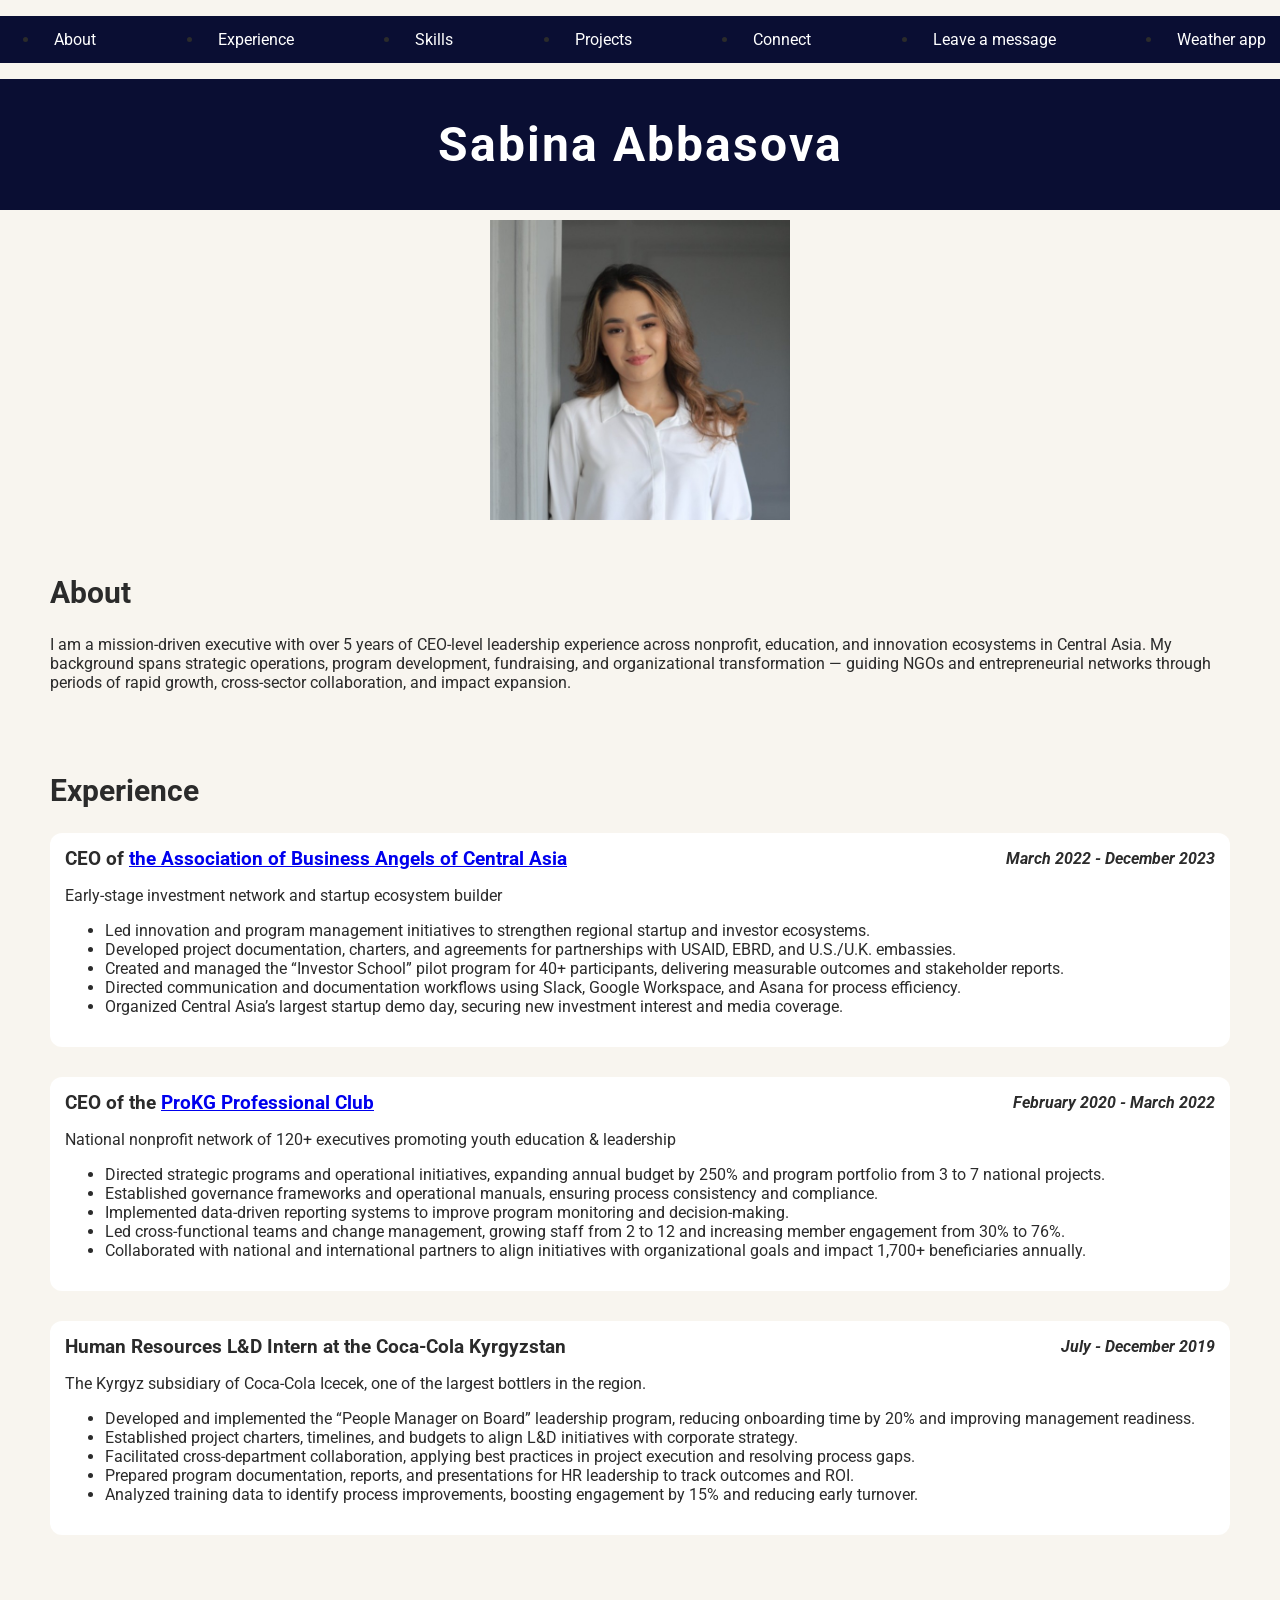
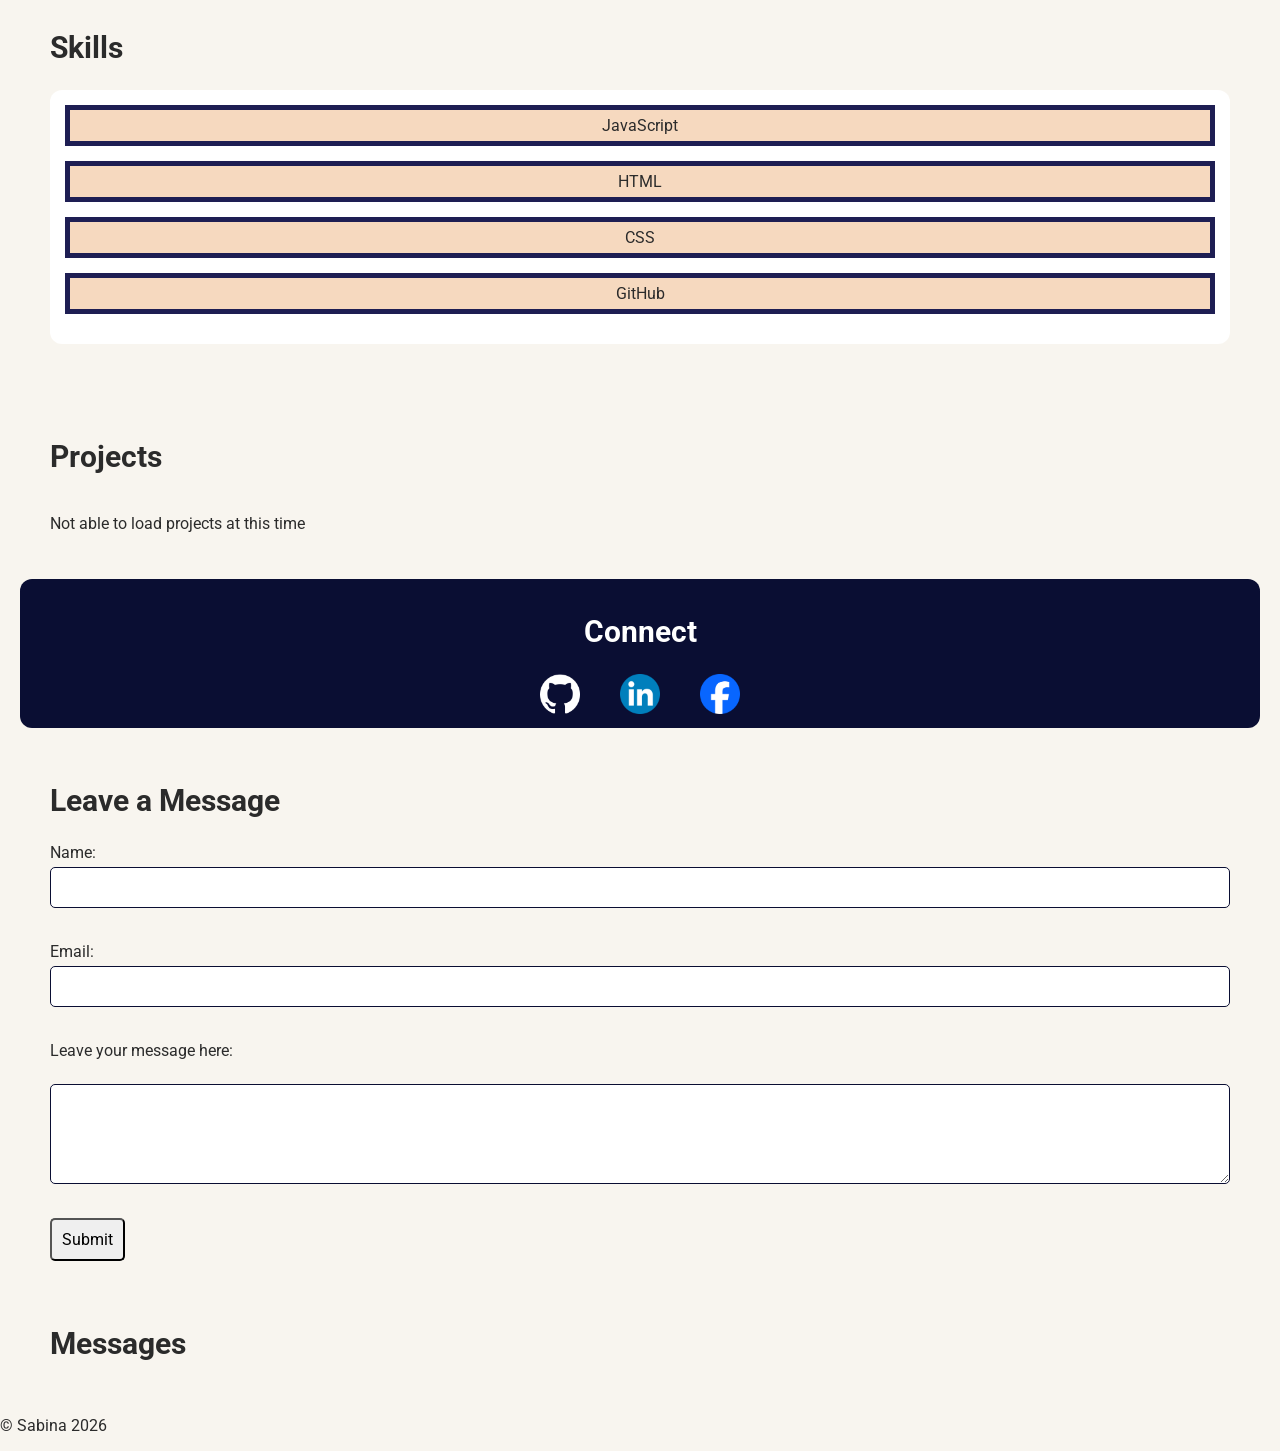
<file: index.html>
<!doctype html>
<html lang="en">
  <head>
    <meta charset="UTF-8" />
    <meta
      name="description"
      content="The very first webpage showcasing Sabina's portfolio"
    />
    <meta name="author" content="Sabina Abbasova" />
    <title>Sabina Abbasova's Portfolio</title>
    <link href="css/index.css" rel="stylesheet" />
    <link rel="preconnect" href="https://fonts.googleapis.com">
    <link rel="preconnect" href="https://fonts.gstatic.com" crossorigin>
    <link href="https://fonts.googleapis.com/css2?family=Roboto:ital,wght@0,100..900;1,100..900&display=swap" rel="stylesheet">
  </head>

  <body>
    <!-- Navigation -->
    <nav class="container">
        <ul>
            <li><a href="#about">About</a></li>
            <li><a href="#experience">Experience</a></li>
            <li><a href="#skills">Skills</a></li>
            <li><a href="#projects">Projects</a></li>
            <li><a href="#connect">Connect</a></li>
            <li><a href="#leave_a_message">Leave a message</a></li>
            <li><a href="weather.html">Weather app</a></li>
        </ul>
    </nav>
    
    <header>
        <h1>Sabina Abbasova</h1>
    </header>

    <img class="profile-pic" src="img/Profile-picture.jpeg" alt="Sabina Abbasova – profile picture">

    <!-- About Section -->
    <section id="about">
      <h2>About</h2>
      <p>
        I am a mission-driven executive with over 5 years of CEO-level
        leadership experience across nonprofit, education, and innovation
        ecosystems in Central Asia. My background spans strategic operations,
        program development, fundraising, and organizational transformation —
        guiding NGOs and entrepreneurial networks through periods of rapid
        growth, cross-sector collaboration, and impact expansion.
      </p>
    </section>

    <!-- Experience Section -->
    <section id="experience">
      <h2>Experience</h2>
        <div class="job">
            <div class="job-title">
                <h3>CEO of <a href="https://abaca.pro/">the Association of Business Angels of Central Asia</a></h3>
                <span>March 2022 - December 2023</span>
            </div>

            <p>
                Early-stage investment network and startup ecosystem builder
            </p>

            <ul>
                <li>Led innovation and program management initiatives to strengthen regional startup and investor ecosystems.</li>
                <li>Developed project documentation, charters, and agreements for partnerships with USAID, EBRD, and U.S./U.K.
embassies.</li>
                <li>Created and managed the “Investor School” pilot program for 40+ participants, delivering measurable outcomes and
stakeholder reports.</li>
                <li>Directed communication and documentation workflows using Slack, Google Workspace, and Asana for process
efficiency.</li>
                <li>Organized Central Asia’s largest startup demo day, securing new investment interest and media coverage.</li>
            </ul>
        </div>

        <div class="job">
            <div class="job-title">
                <h3>CEO of the <a href="https://prokg.net/">ProKG Professional Club</a></h3>
                <span>February 2020 - March 2022</span>
            </div>

            <p>
                National nonprofit network of 120+ executives promoting youth education & leadership
            </p>

            <ul>
                <li>Directed strategic programs and operational initiatives, expanding annual budget by 250% and program portfolio
from 3 to 7 national projects.</li>
                <li>Established governance frameworks and operational manuals, ensuring process consistency and compliance.</li>
                <li>Implemented data-driven reporting systems to improve program monitoring and decision-making.</li>
                <li>Led cross-functional teams and change management, growing staff from 2 to 12 and increasing member engagement
from 30% to 76%.</li>
                <li>Collaborated with national and international partners to align initiatives with organizational goals and impact 1,700+
beneficiaries annually.</li>
            </ul>
        </div>

        <div class="job">
            <div class="job-title">
                <h3>Human Resources L&D Intern at the Coca-Cola Kyrgyzstan</h3>
                <span>July - December 2019</span>
            </div>

            <p>
                The Kyrgyz subsidiary of Coca-Cola Icecek, one of the largest bottlers in the region.
            </p>

            <ul>
                <li>Developed and implemented the “People Manager on Board” leadership program, reducing onboarding time by 20% and improving management readiness.</li>
                <li>Established project charters, timelines, and budgets to align L&D initiatives with corporate strategy.</li>
                <li>Facilitated cross-department collaboration, applying best practices in project execution and resolving process gaps.</li>
                <li>Prepared program documentation, reports, and presentations for HR leadership to track outcomes and ROI.</li>
                <li>Analyzed training data to identify process improvements, boosting engagement by 15% and reducing early turnover.</li>
            </ul>
        </div>
    </section>

    <!-- Skills Section -->
    <section id="skills">
      <h2>Skills</h2>
      <ul></ul>      
    </section>

    <!-- Projects Section -->
    <section id="projects">
      <h2>Projects</h2>
      <ul>

      </ul>
    </section>

    <!-- Connect Section -->
    <section id="connect">
      <h2>Connect</h2>
            <ul>
                <li>
                    <a href="https://github.com/abbasova-s">
                        <img src="img/github-white-icon.webp" alt="Github logo">
                    </a>
                </li>
                <li>
                    <a href="https://www.linkedin.com/in/sabina-abbasova/">
                        <img src="img/in-logo.png" alt="linkedin logo">
                    </a>
                </li>
                <li>
                    <a href="https://www.facebook.com/share/1EG4vnzA5f/?mibextid=wwXIfr">
                        <img src="img/fb-logo.webp" alt="facebook logo">
                    </a>
                </li>
            </ul>
    </section>

    <!-- Leave a message Section -->
    <section id="leave_a_message">
        <h2>Leave a Message</h2>
        <form name="leave_message">
            <label for="usersName">Name:</label>
            <input 
                id="usersName"
                type="text"
                name="usersName"
                required><br>

            <label for="usersEmail">Email:</label>
            <input 
                id="usersEmail"
                type="email"
                name="usersEmail"
                required><br>
            
            <label for="message">Leave your message here:</label><br>
            <textarea id="message" name="usersMessage" required></textarea><br>

            <button type="submit">Submit</button>
        </form>
    </section>

    <!-- Messages Section -->
    <section id="messages">
        <h2>Messages</h2>
        <ul>
            
        </ul>
    </section>

    <script src="js/index.js" defer></script>

  </body>
</html>
</file>
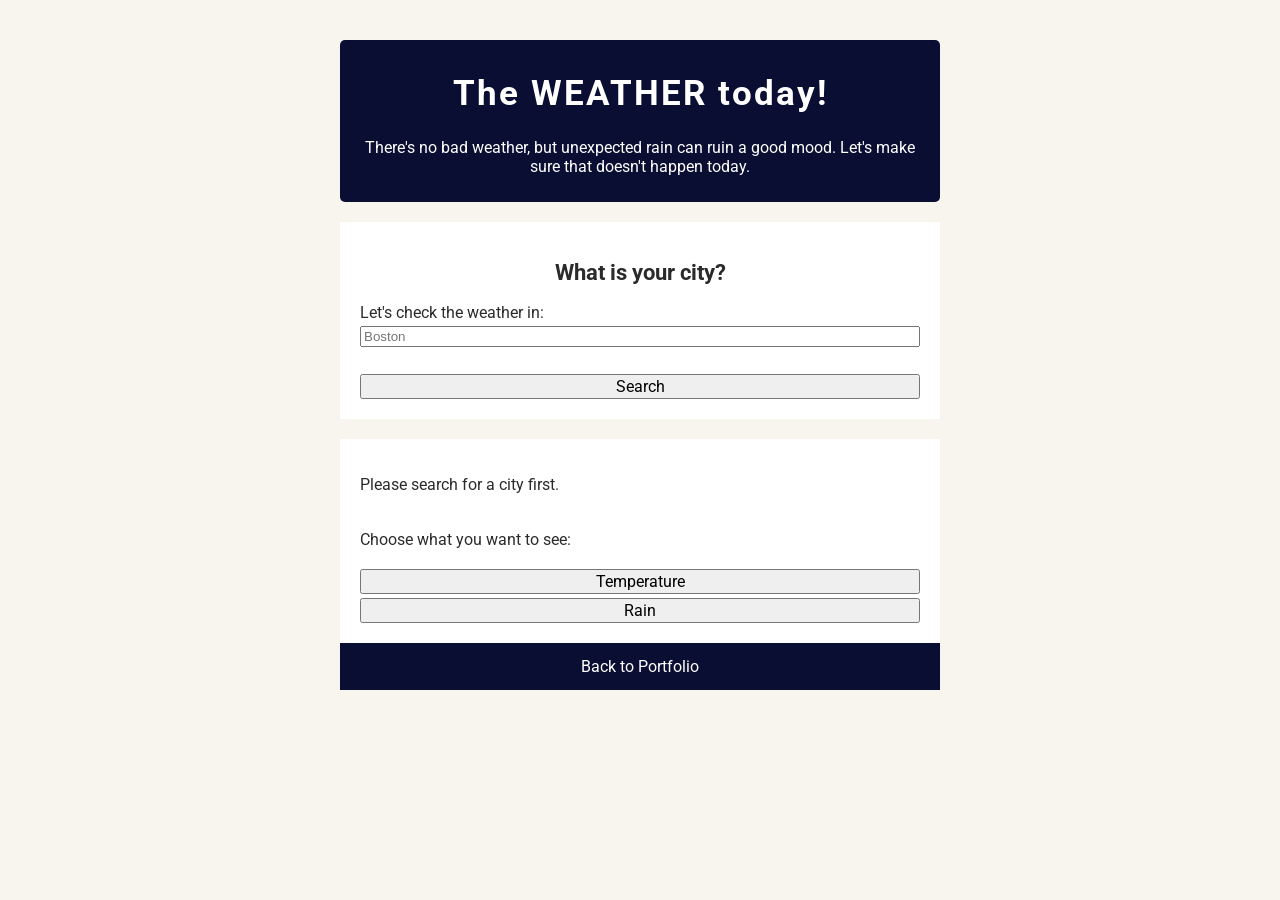
<file: weather.html>
<!DOCTYPE html>
<html lang="en">
<head>
    <meta charset="UTF-8">
    <meta name="viewport" content="width=device-width, initial-scale=1.0">
    <title>Today's Weather</title>
    <link href="css/weather.css" rel="stylesheet" />
    <link rel="preconnect" href="https://fonts.googleapis.com">
    <link rel="preconnect" href="https://fonts.gstatic.com" crossorigin>
    <link href="https://fonts.googleapis.com/css2?family=Roboto:ital,wght@0,100..900;1,100..900&display=swap" rel="stylesheet">
</head>
<body>
    <header>    
        <h1>The WEATHER today!</h1>
        <p>There's no bad weather, but unexpected rain can ruin a good mood. Let's make sure that doesn't happen today.
        </p>
    </header>
        <!-- City search form -->
        <section id="city_search">
            <h2>What is your city?</h2>

            <form id="city-form">
                <label for="city">Let's check the weather in: </label>
                <input 
                    id="city"
                    type="text"
                    name="city"
                    placeholder="Boston"
                    required><br>
             
                <button type="submit">Search</button>
            </form>
        </section>
        
        <!-- Weather results -->
        <section id="weather_results">
            <p><span id="city-output">Please search for a city first.</span></p>
            <p>Choose what you want to see: <span id="weather_output"></span></p>
            <button type="button" id="temp-btn">Temperature</button>
            <button type="button" id="rain-btn">Rain</button>
        </section>

        <!-- Navigation to portfolio -->
        <nav><a href="index.html">Back to Portfolio</a>
        </nav>
    
    <script src="js/weather.js" defer></script>
</body>
</html>
</file>
<file: css/index.css>
body {
    background-color: #f8f5ef;
    color: #2b2b2b;
    font-family: "Roboto", serif;
    margin: 0;
}

h1 {
    font-size: 48px;
    letter-spacing: 2px;
}

h2 {
    font-size: 30px;
    font-weight: bolder;
}

.profile-pic {
    width: 300px;
    display: block;
    margin: 10px auto;
}

header {
    text-align: center;
    background-color: rgb(10, 14, 51);
    color: white;
    padding: 5px 0;
}

section {
    padding: 10px 30px;
    margin: 20px;
    border-radius: 12px;
}

#connect {
    text-align: center;
    background-color: rgb(10, 14, 51);
    color: white;
}

#connect img {
    width: 40px;
    height: 40px;
}

#connect ul {
    display: flex;
    list-style: none;
    justify-content: center;
    gap: 40px;
    align-items: center;
    padding: 0;
    margin:0;
}

#skills ul {
    background-color: white;
    border-radius: 12px;
    padding: 15px;
    margin-bottom: 30px;

    display: flex;
    flex-direction: column;
    list-style: none;
}

#skills li {
    background-color:#f6d9bf;
    border:rgb(30, 30, 83) solid 5px;
    
    margin-bottom: 15px;
    text-align: center;
    padding: 6px;
}

/* Navigation */
.container {
    position: sticky;
    top: 0;
    background-color: rgb(10, 14, 51);
}

.container ul {
    display: flex;
    align-items: center;
    justify-content: space-between;
}

.container a {
    display: block;
    color: white;
    text-align: center;
    padding: 14px;
    text-decoration: none;
}

.job {
    background-color: white;
    padding: 15px;
    margin-bottom: 30px;
    border-radius: 12px;
}

.job-title {
    display: flex;
    justify-content: space-between;
    align-items: center;
}

.job-title span {
    font-style: italic;
    font-weight: bold;
}

.job h3 {
    margin: 0;
}

button,
label,
input,
textarea {
    display: block;
    font-family: inherit;
    font-size: 100%;
    box-sizing: border-box;
}

label {
    margin-top: 15px;
    margin-bottom: 5px;
}

input,
textarea {
    width: 100%;
    padding: 10px;
    border: 1px solid rgb(10, 14, 51);
    border-radius: 5px;
}

textarea {
    min-height: 100px;
    padding-top: 10px;
}

button {
    margin-top: 15px;
    padding: 10px;
    border-radius: 5px;
}


#messages ul {
    list-style: none;
    padding: 0;
}

#messages li {
    background-color: white;
    padding: 20px;
    margin-bottom: 10px;
    border-radius: 5px;
}

#projects ul { 
    display: flex; 
    flex-direction: column; 
    list-style: square; 
} 

#projects li { 
    background-color: white; 
    padding: 10px; 
    border:rgb(30, 30, 83) solid 3px; 
    border-radius: 5px; 
}

@media (max-width: 600px) {
    .container ul {
        flex-wrap: wrap;
    }
}
</file>
<file: css/weather.css>
body {
    background-color: #f8f5ef;
    color: #2b2b2b;
    font-family: "Roboto", serif;
    max-width: 600px;
    margin: 40px auto;
    padding: 0 15px;
}

h1 {
    font-size: 35px;
    letter-spacing: 2px;
}

h2 {
    font-size: 22px;
    text-align: center;
}

header {
    text-align: center;
    background-color: rgb(10, 14, 51);
    color: white;
    border-radius: 5px;
    padding: 10px;
}

#city_search, 
#weather_results {
    background-color: white;
    padding: 20px;
    margin-top: 20px;
}

#city-form,
#weather_results {
    display: flex;
    flex-direction: column;
    gap: 4px;
}

button {
    font-family: inherit;
    font-size: 100%;
    box-sizing: border-box;
}

nav {
    position: sticky;
    top: 0;
    background-color: rgb(10, 14, 51);
    text-align: center;
    padding: 14px;
}

nav a {
    color: white;
    text-decoration: none;
}
</file>
